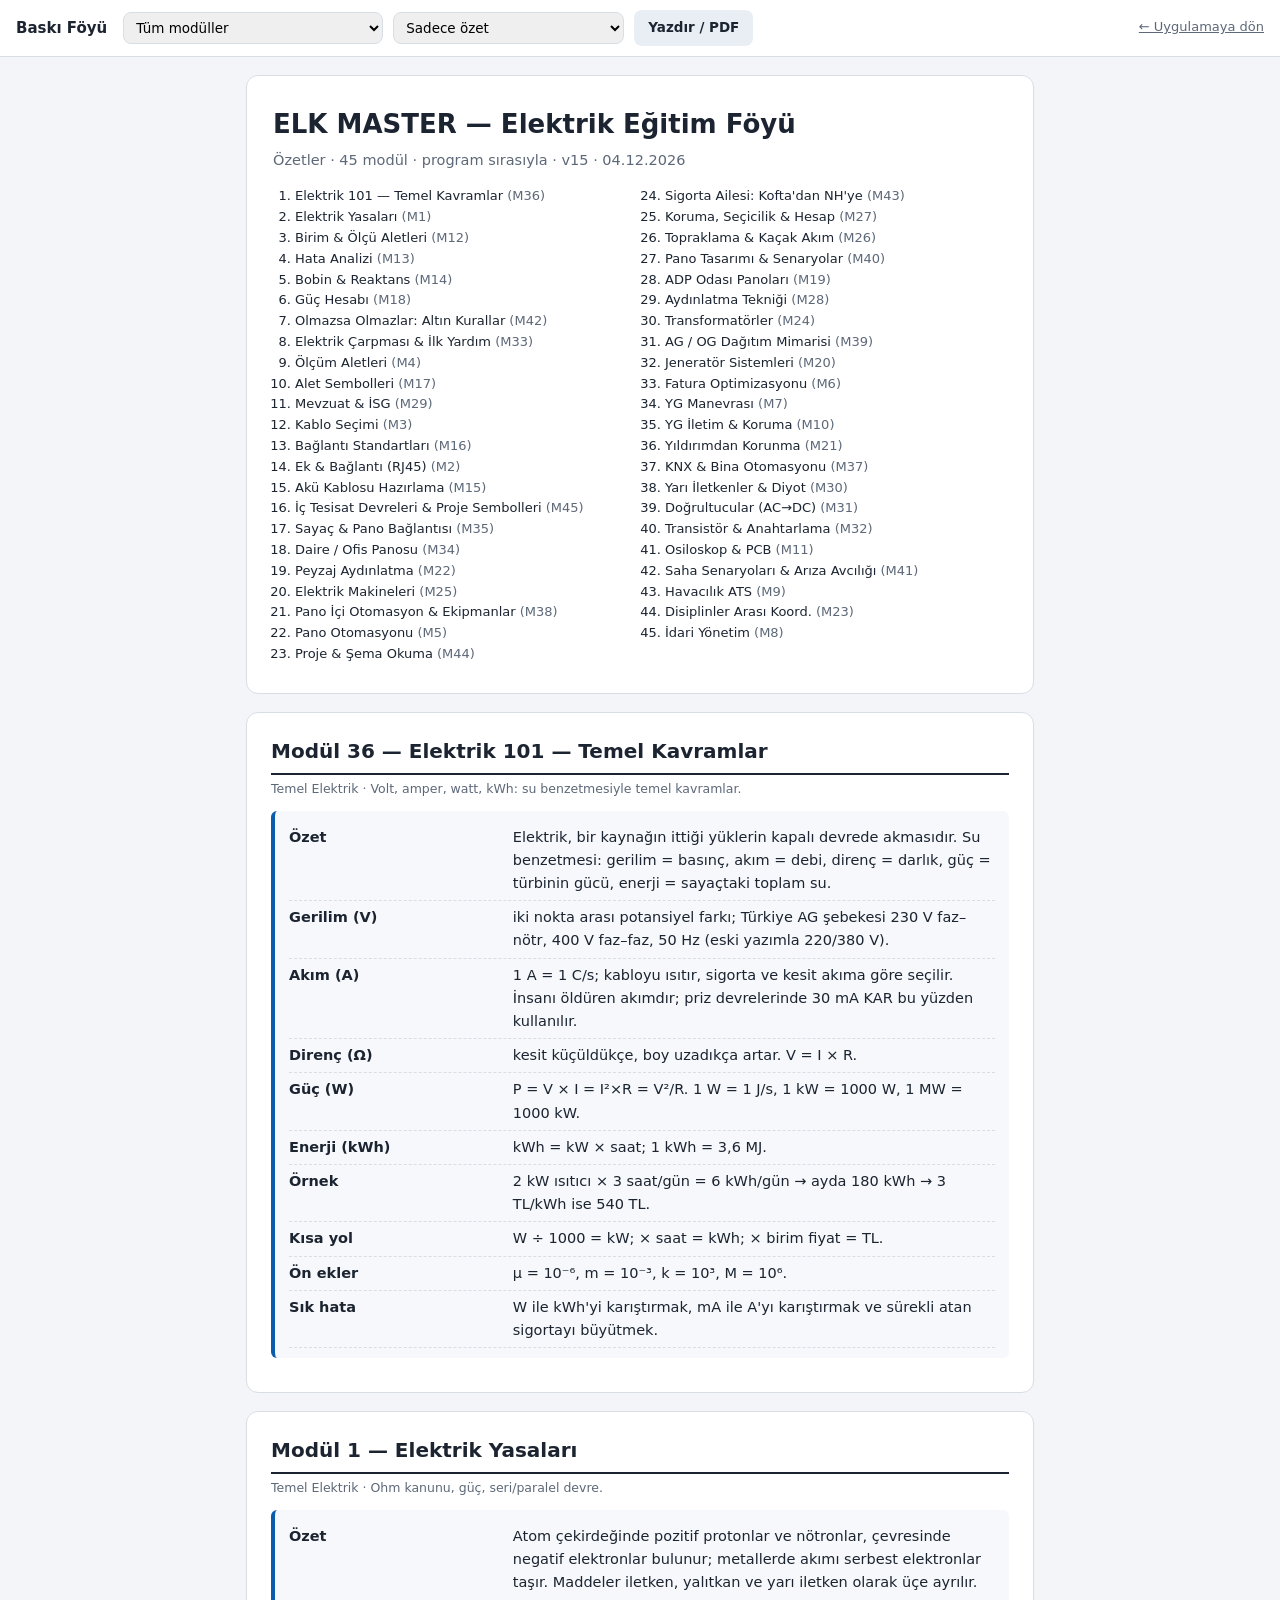
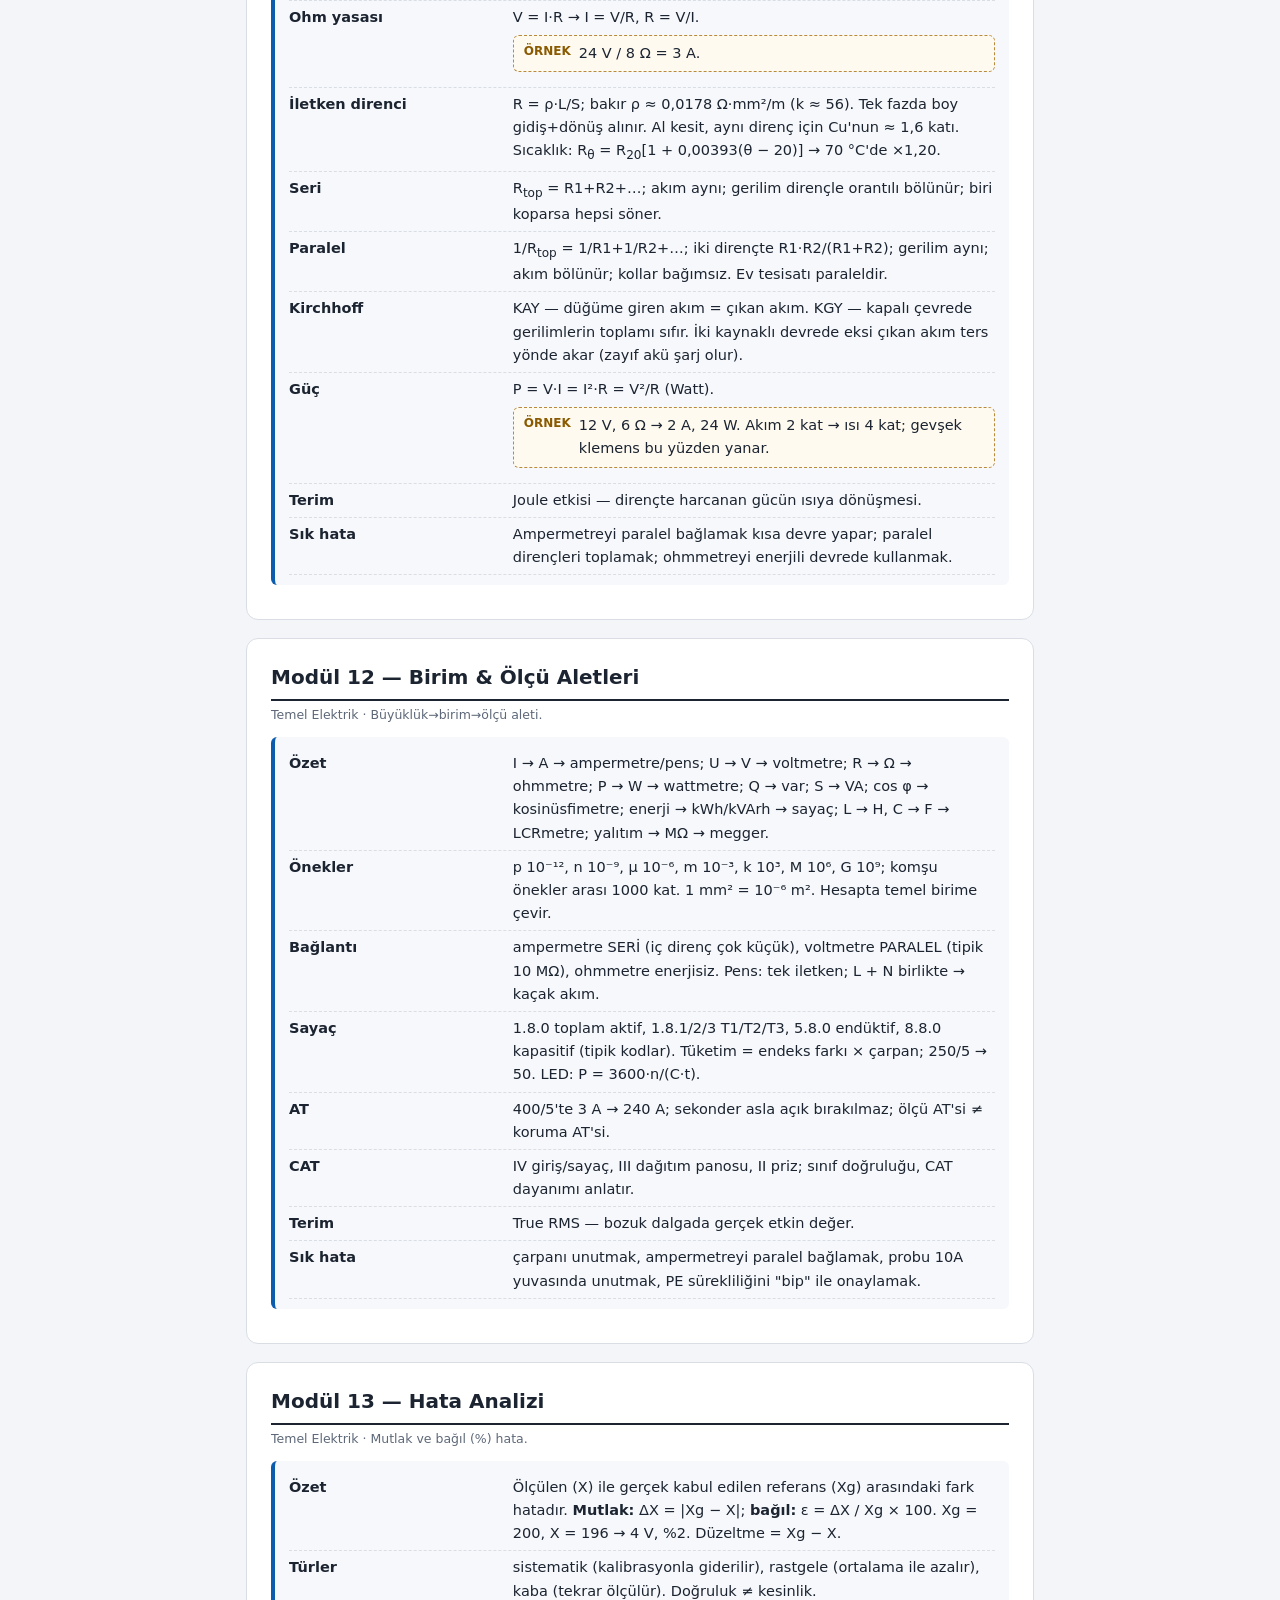
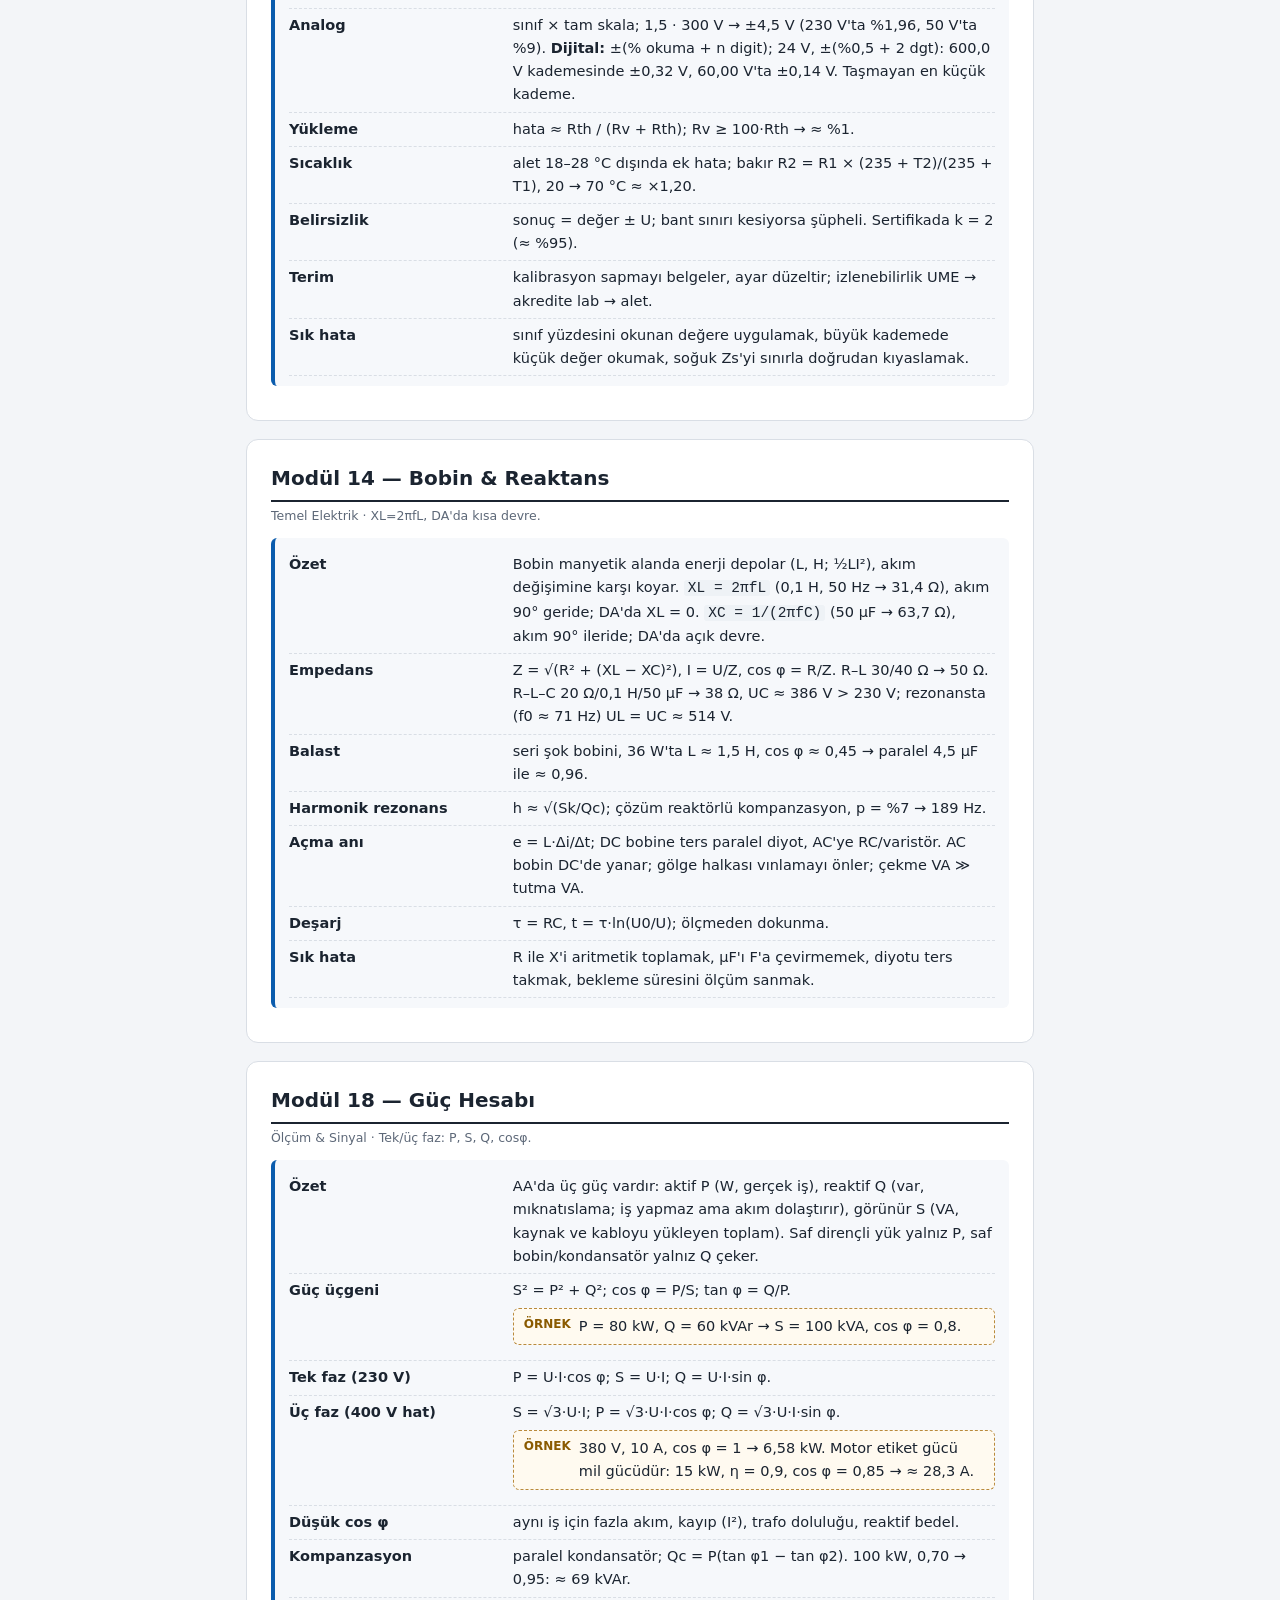
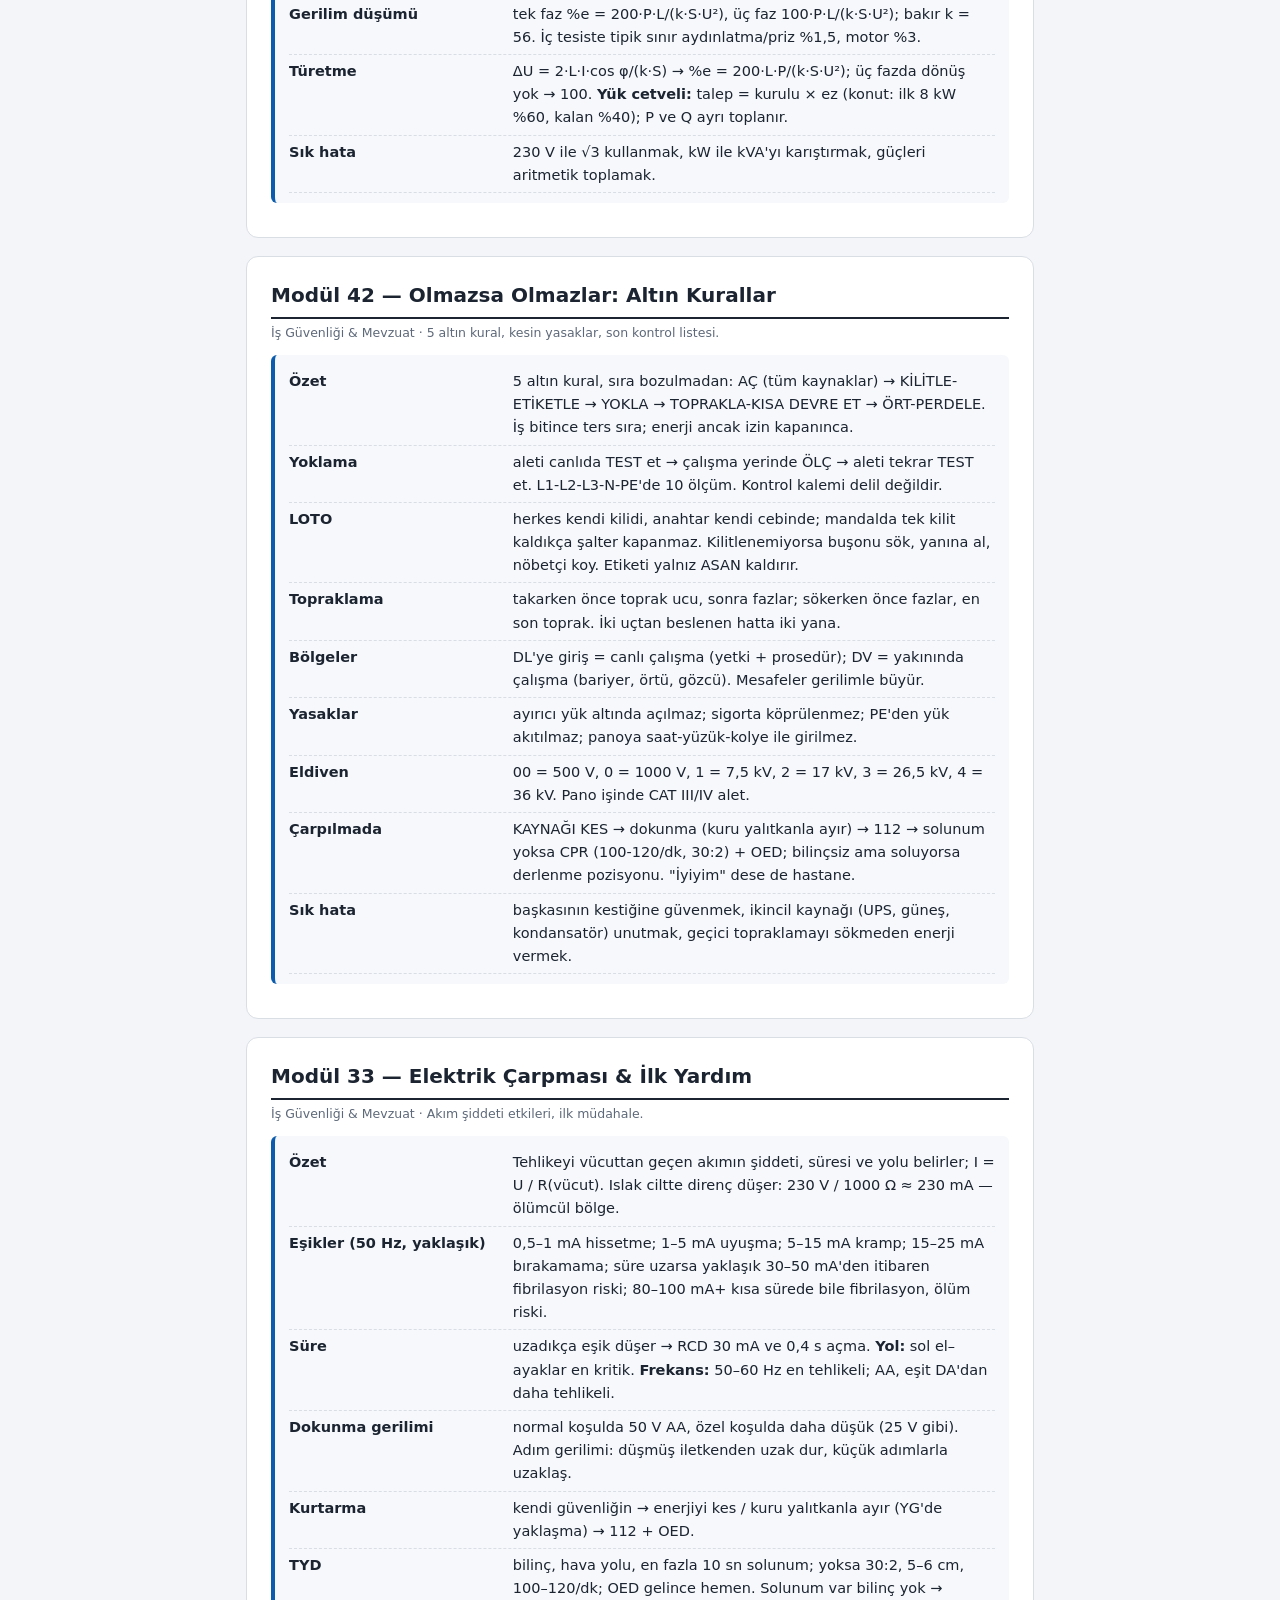
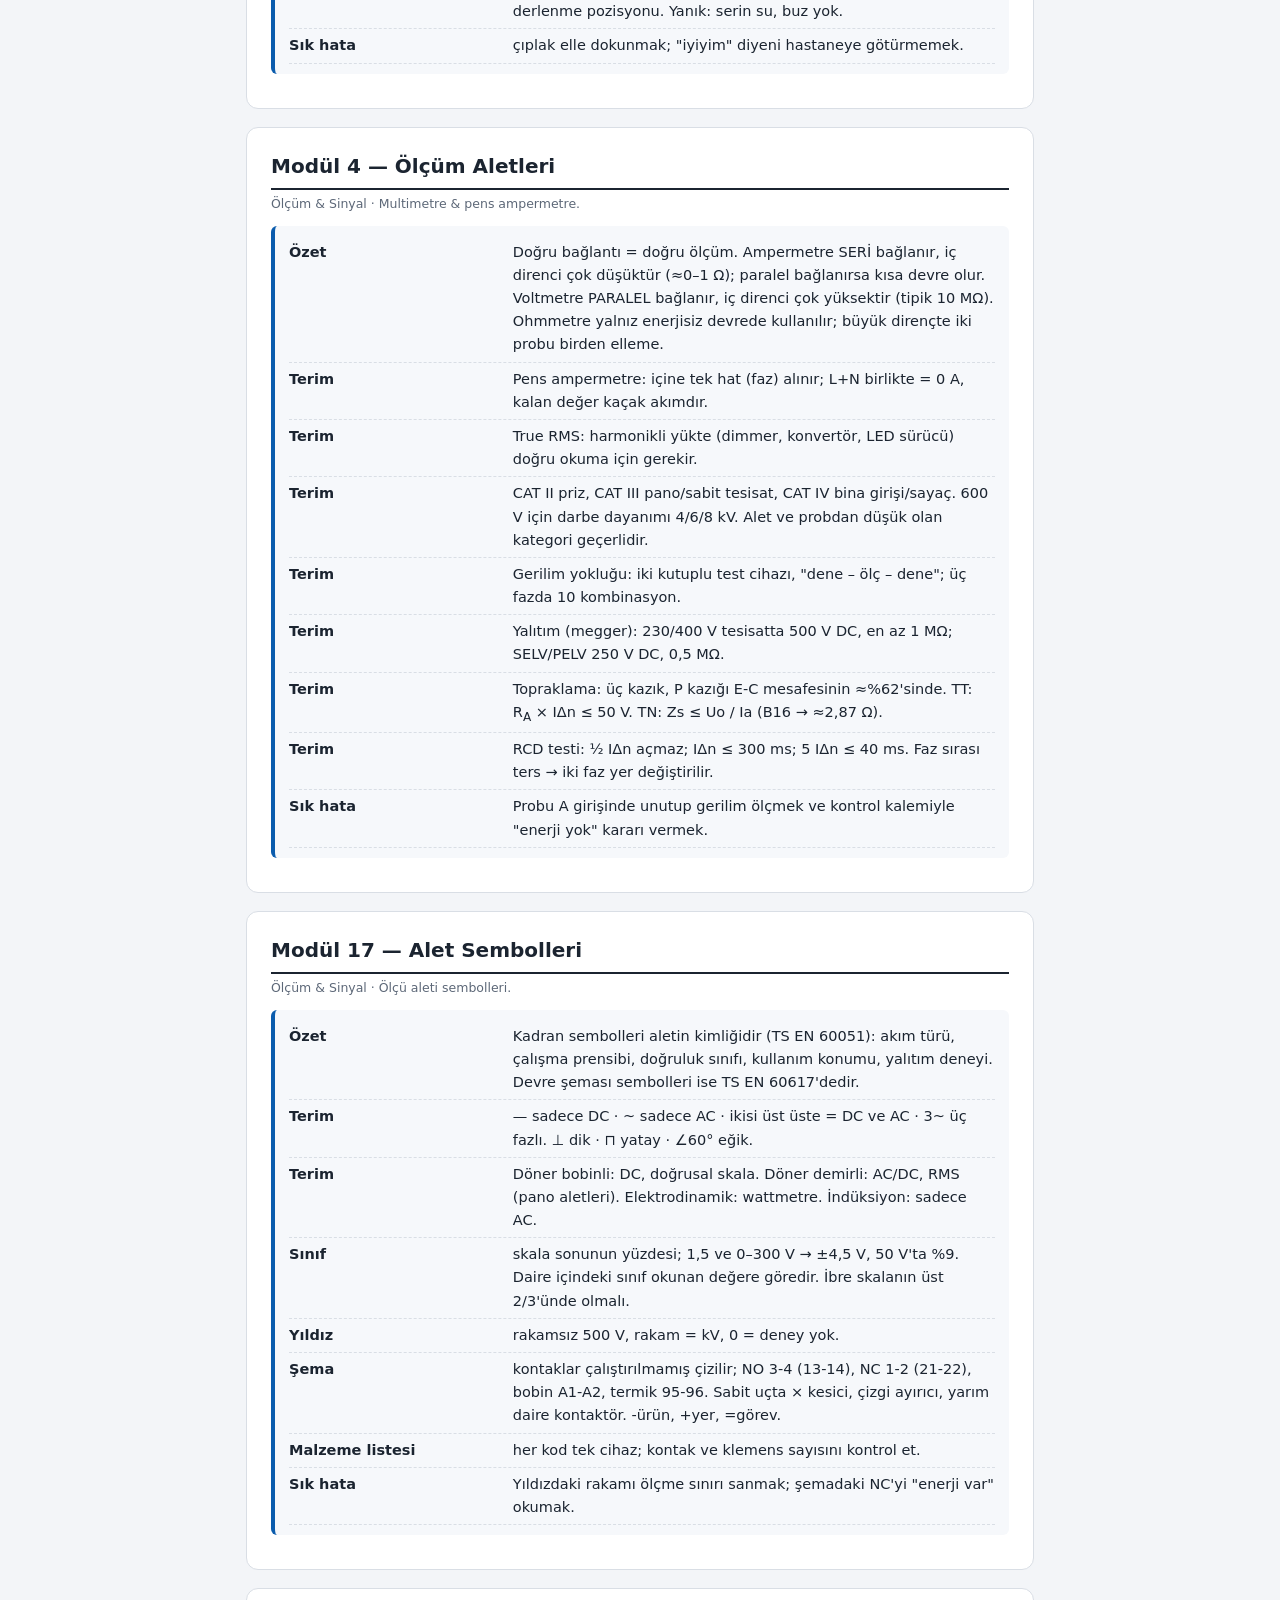
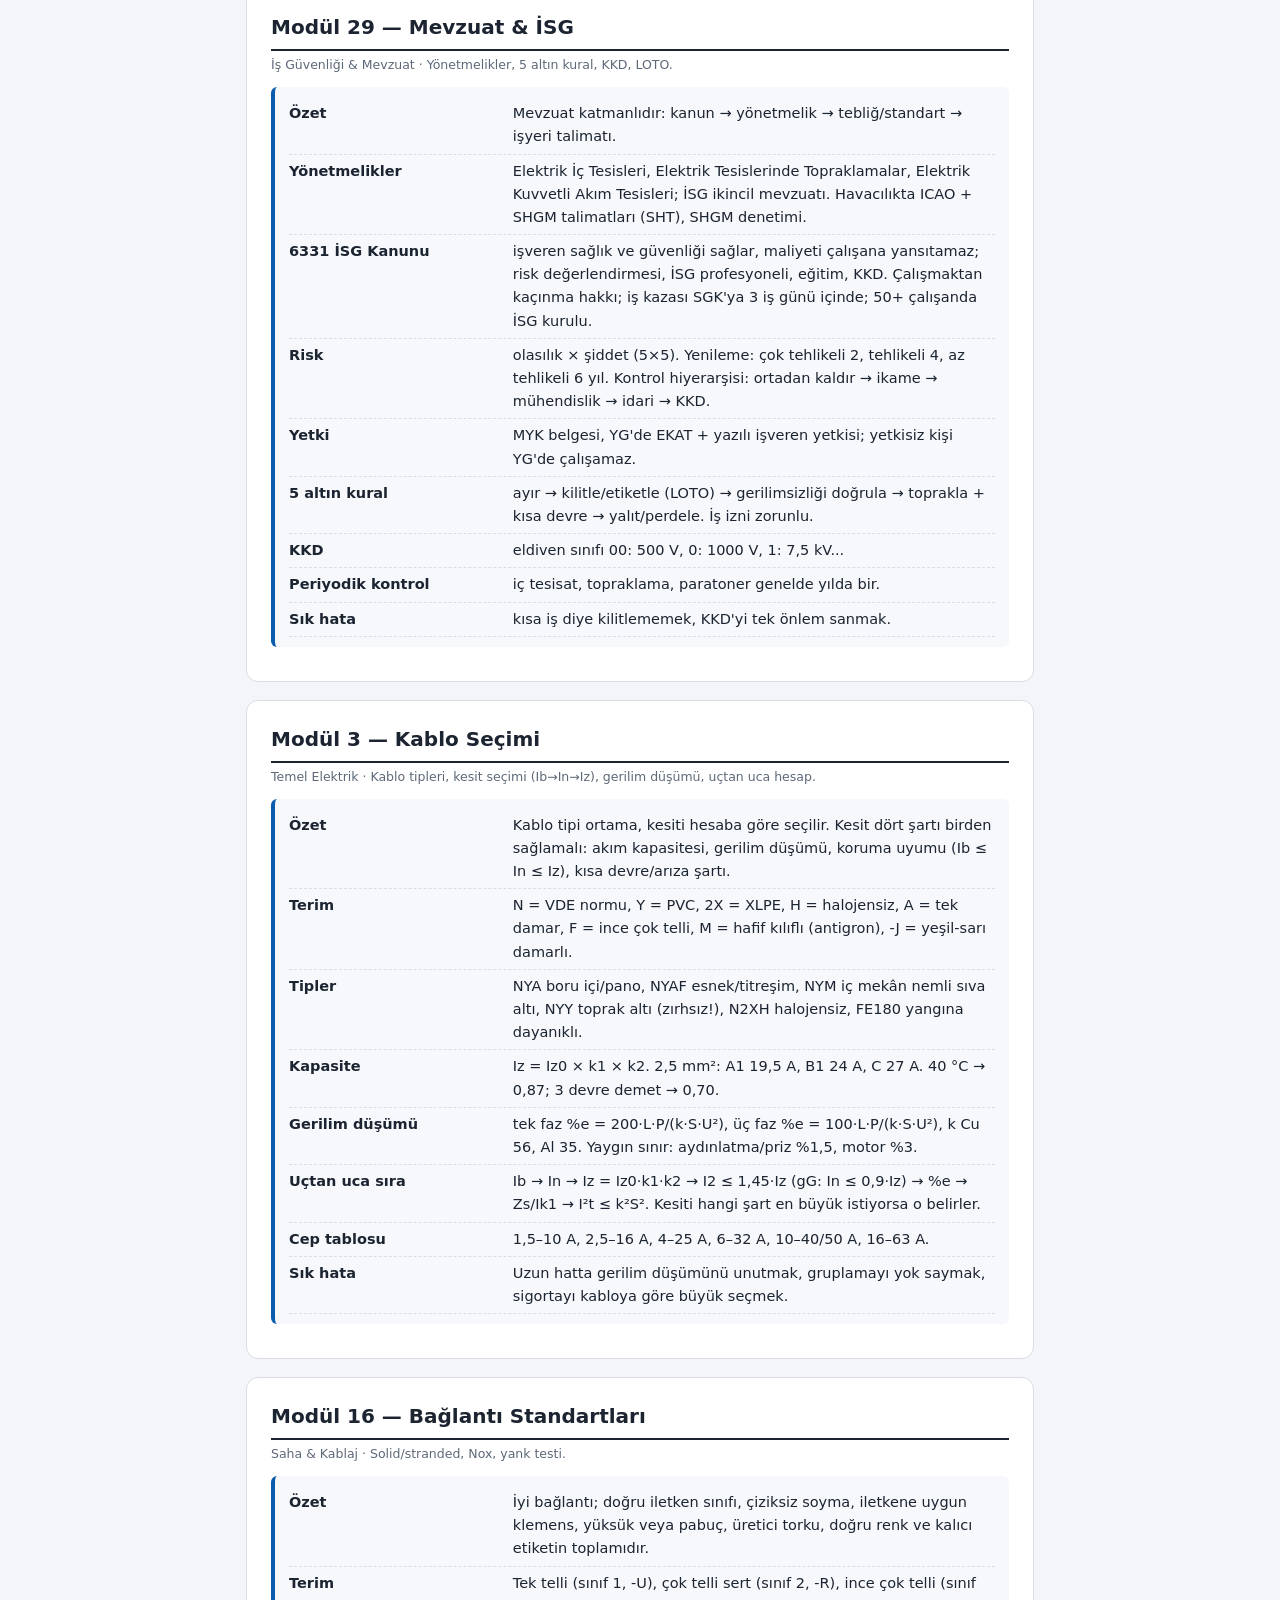
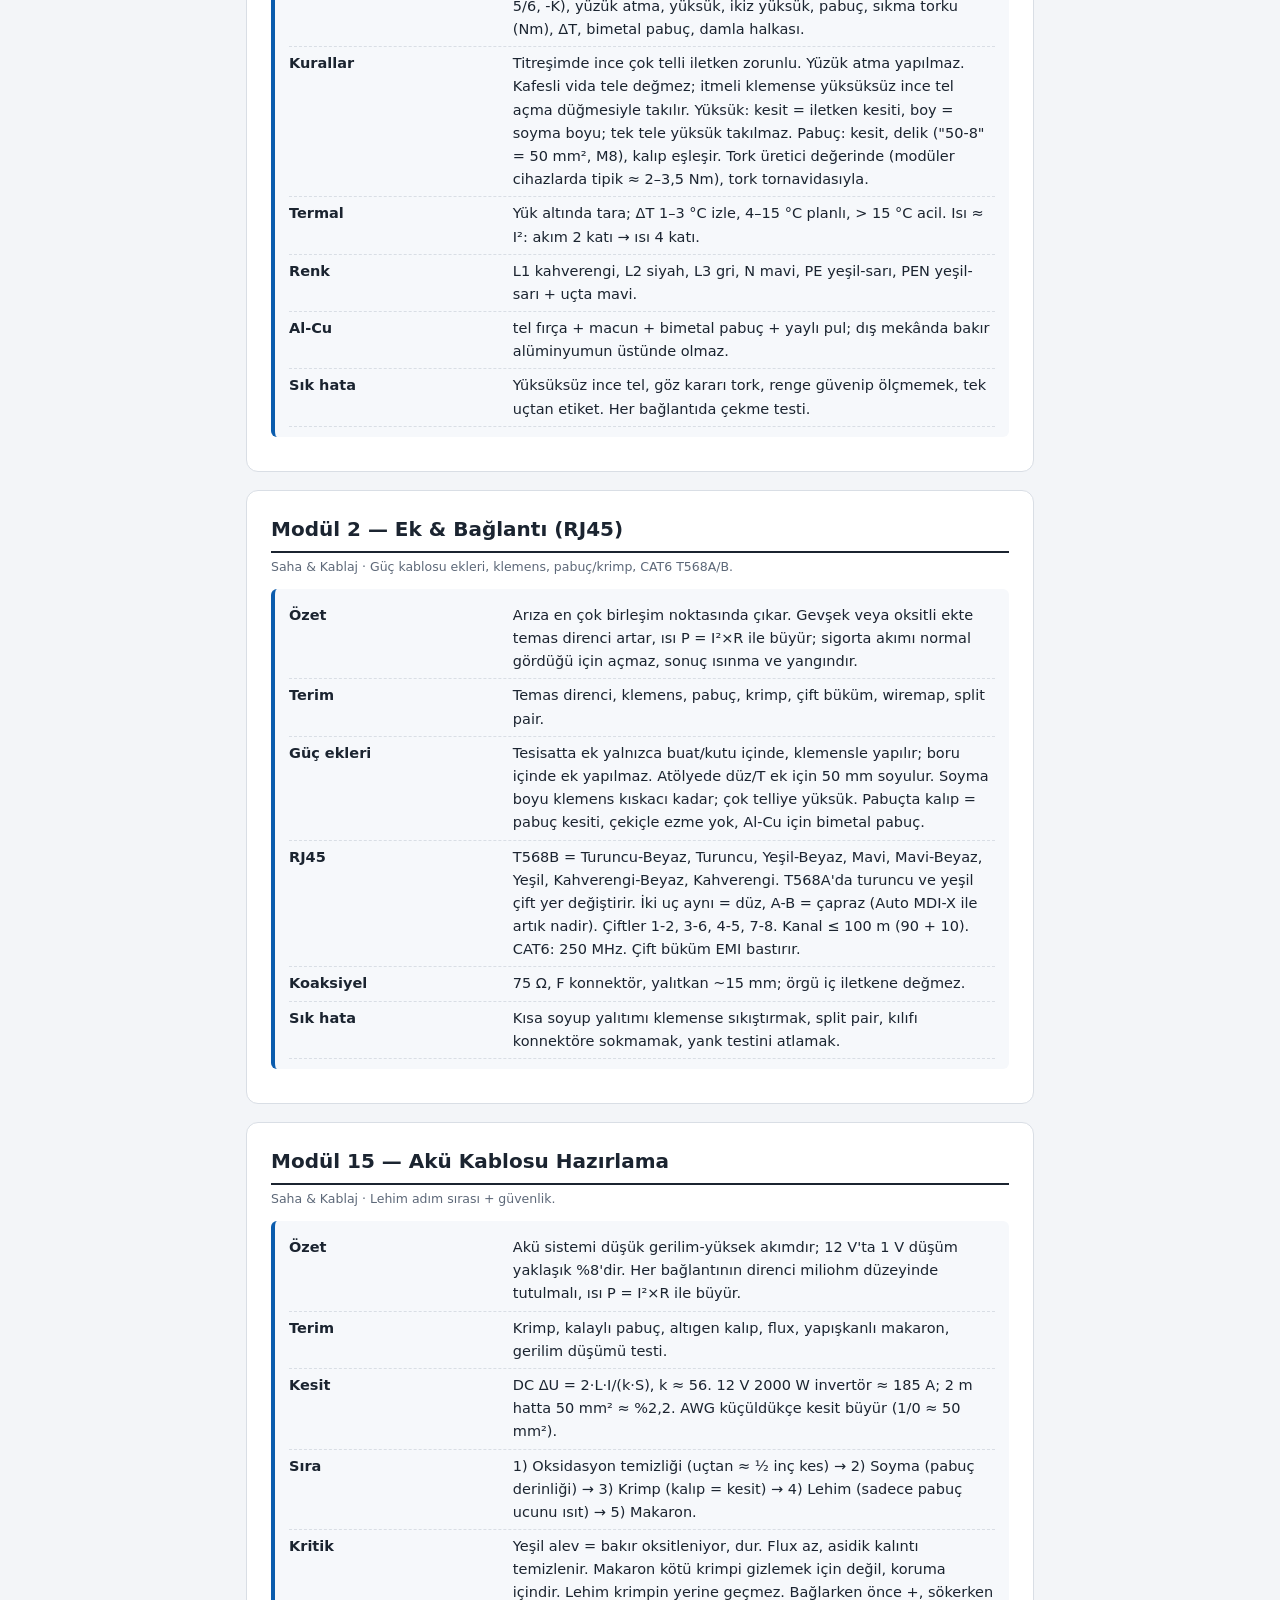
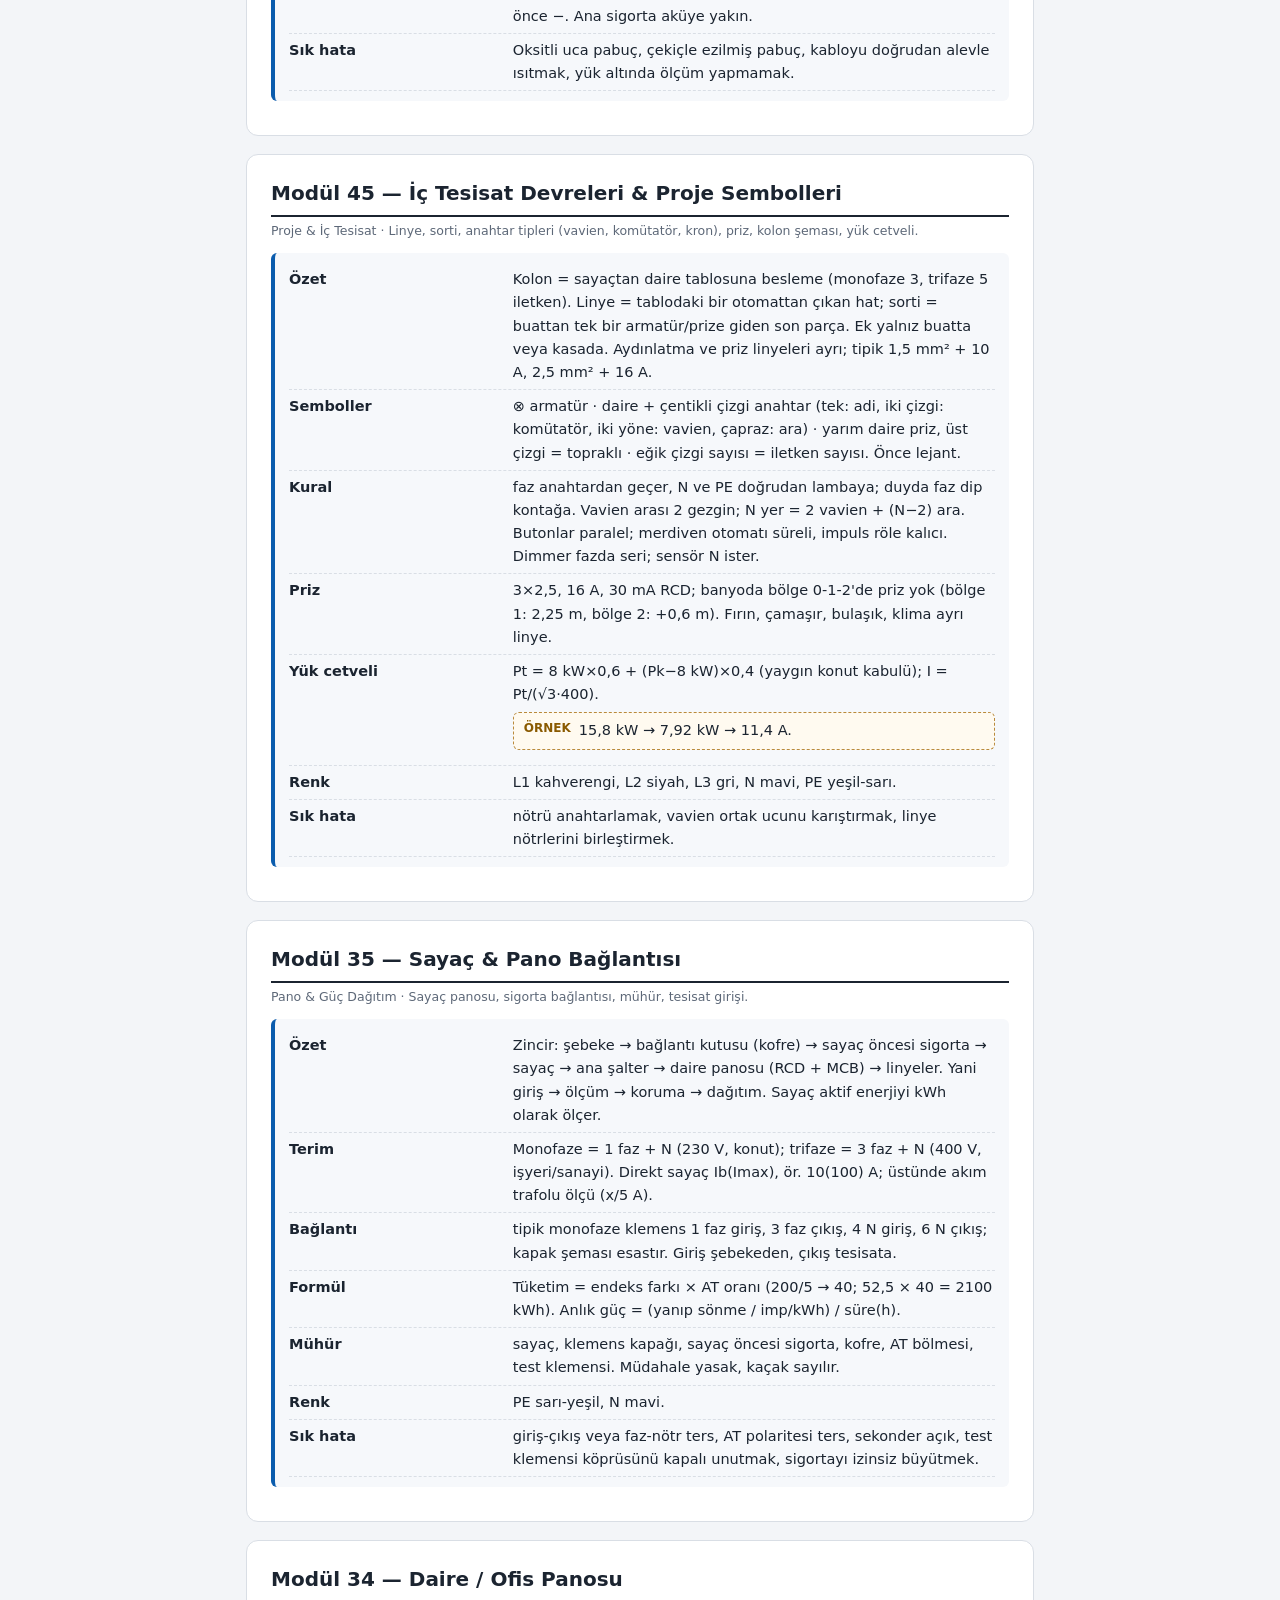
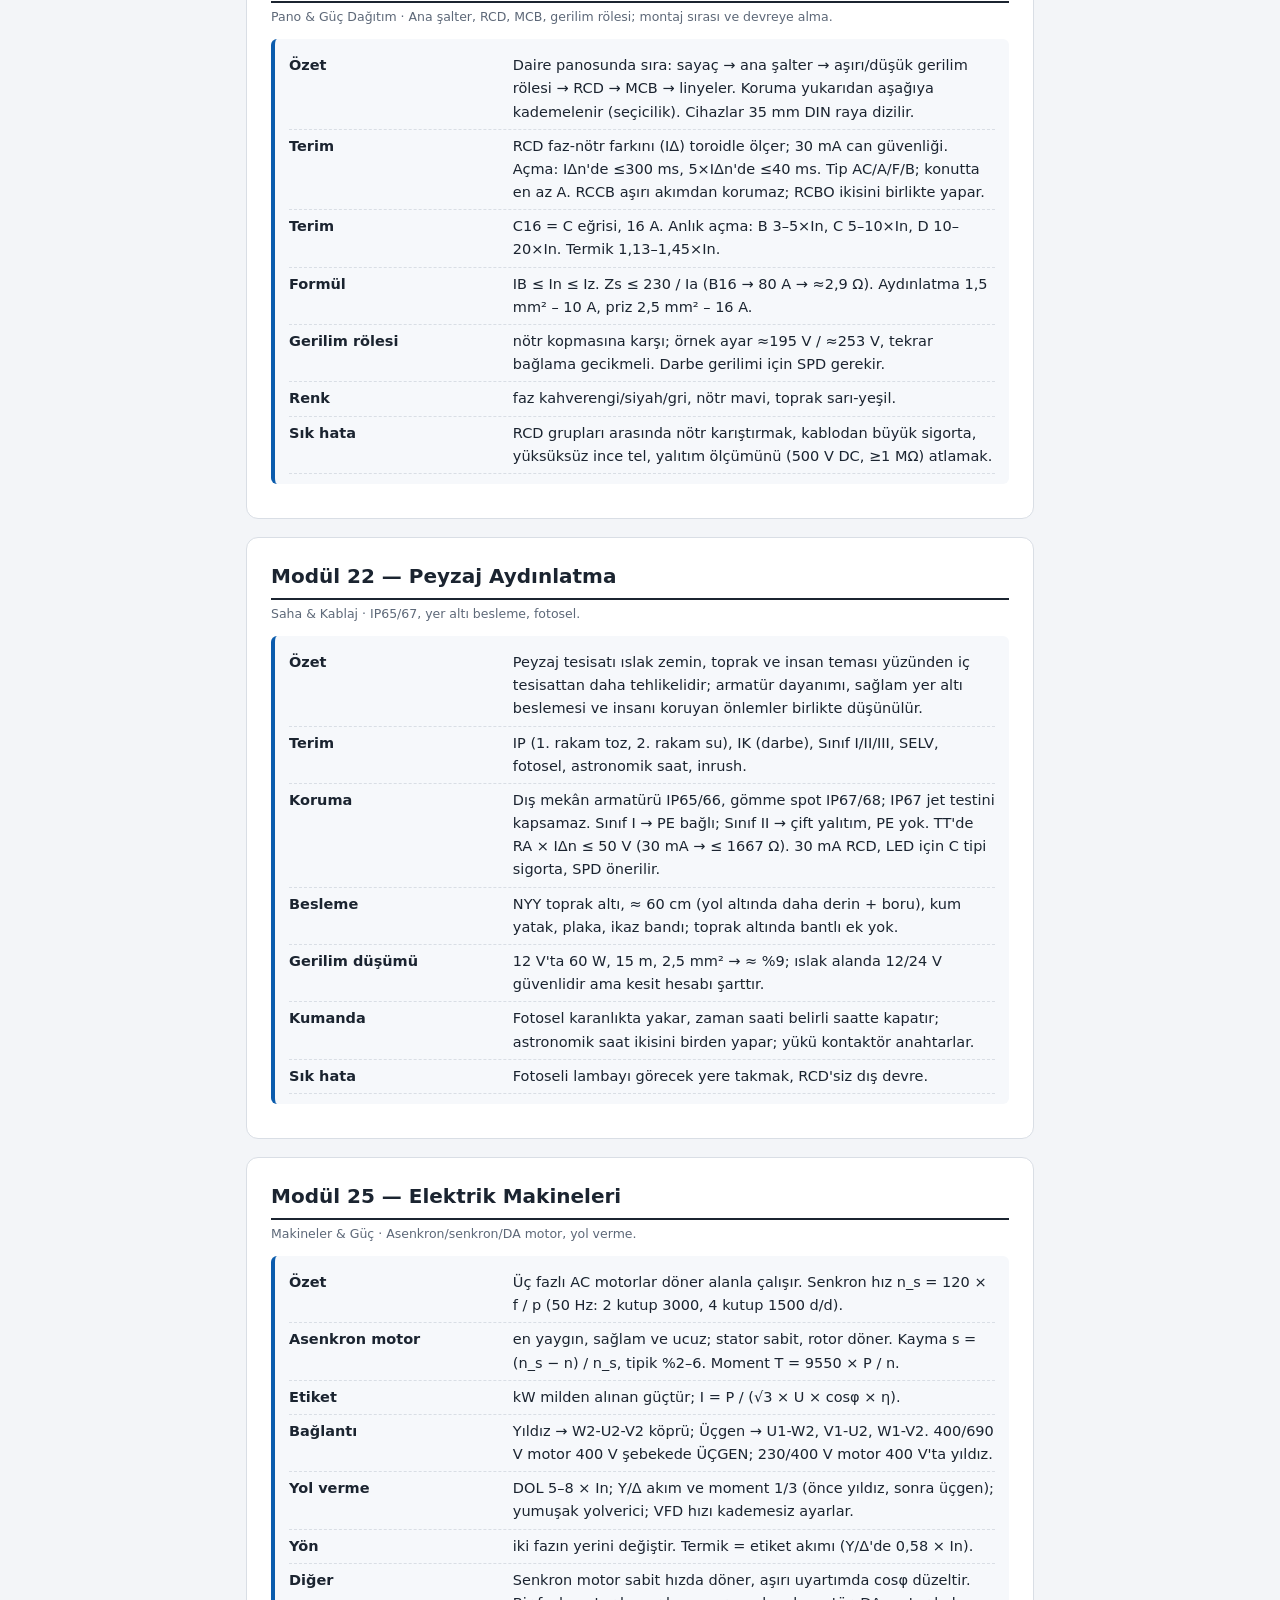
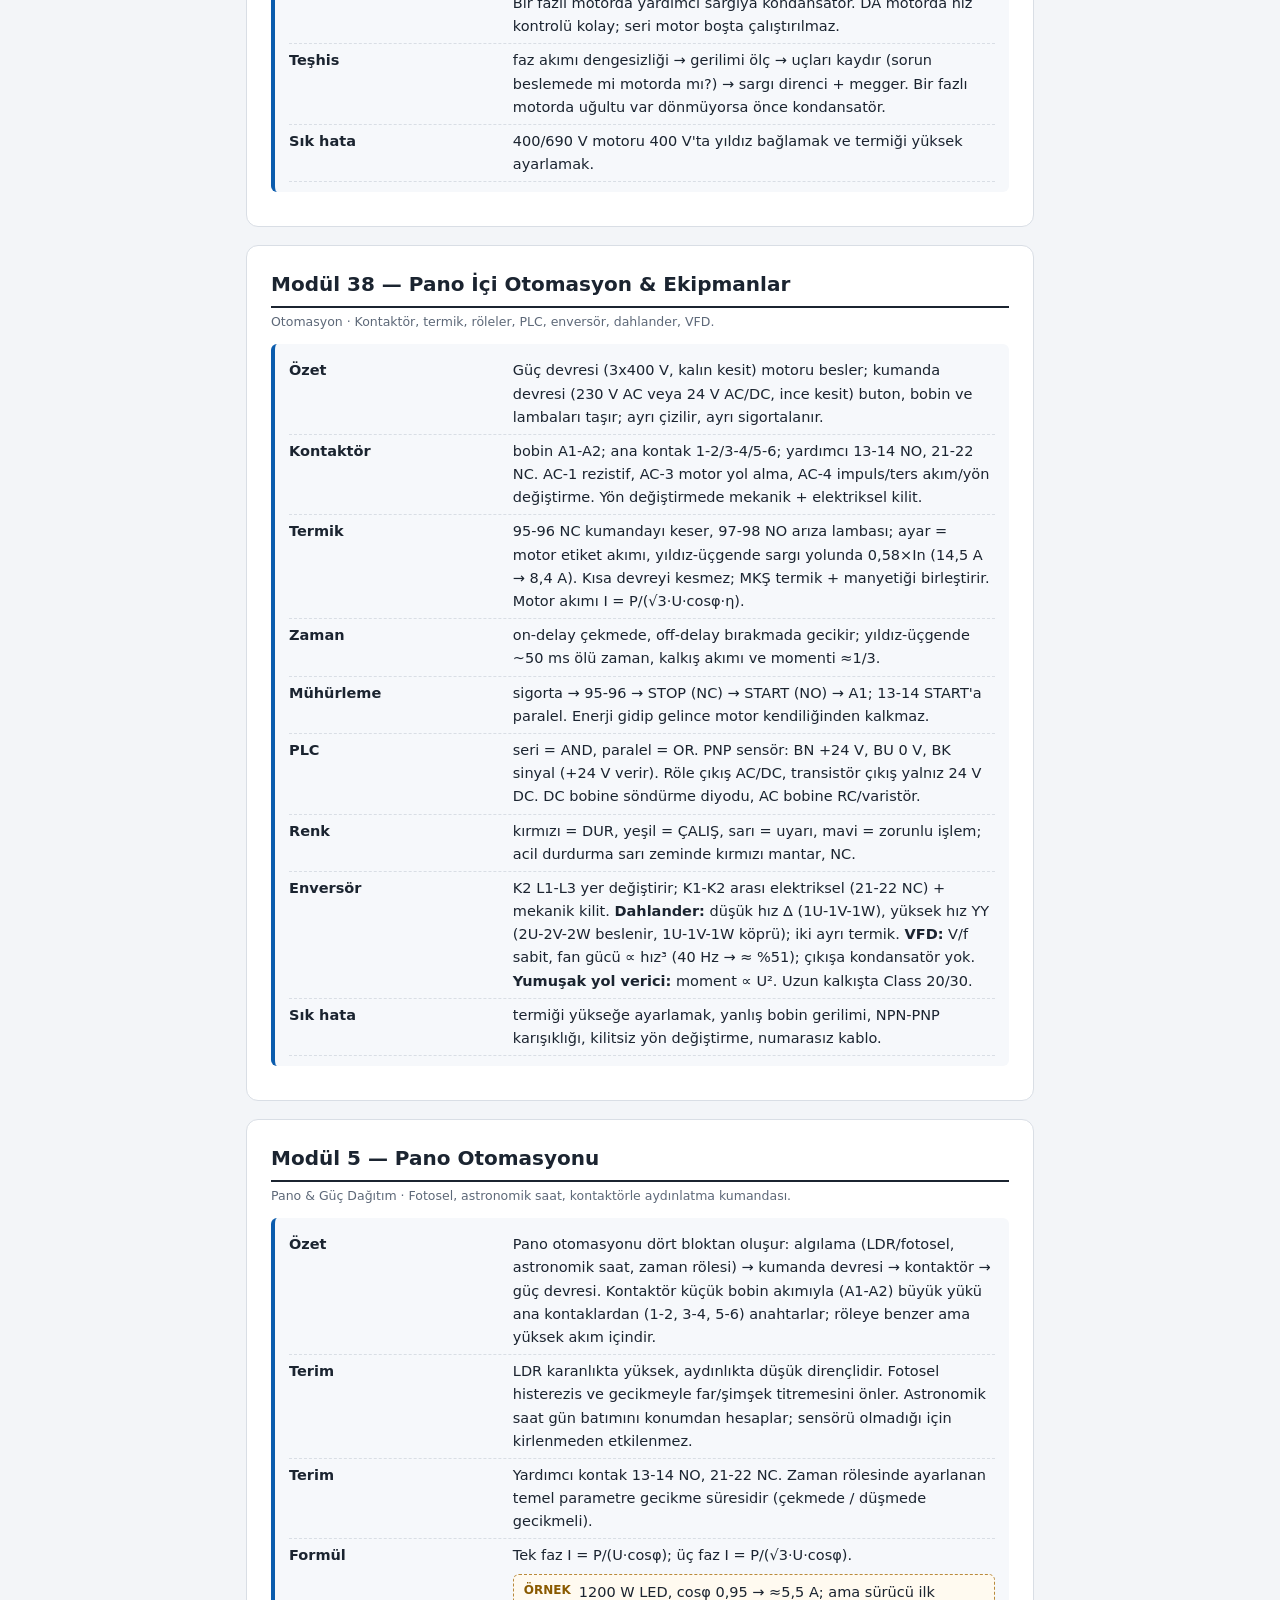
<file: foy.html>
<!DOCTYPE html>
<html lang="tr">
<head>
<meta charset="UTF-8">
<meta name="viewport" content="width=device-width, initial-scale=1.0">
<title>ELK MASTER — Baskı Föyü</title>
<style>
  :root{--ink:#1b2430;--soft:#5d6878;--line:#d9dee5;--acc:#0b5cad;--paper:#fff;--bg:#f3f5f8}
  *{box-sizing:border-box}
  body{margin:0;background:var(--bg);color:var(--ink);font-family:"Segoe UI",system-ui,Arial,sans-serif;font-size:14.5px;line-height:1.6}
  .bar{position:sticky;top:0;z-index:5;background:#fff;border-bottom:1px solid var(--line);padding:10px 16px;display:flex;flex-wrap:wrap;gap:10px;align-items:center}
  .bar b{font-size:15px;margin-right:6px}
  .bar select,.bar button,.bar label{font:inherit;font-size:13.5px}
  .bar select{padding:6px 8px;border:1px solid var(--line);border-radius:8px;max-width:260px}
  .bar button{padding:7px 14px;border:0;border-radius:8px;background:var(--acc);color:#fff;font-weight:700;cursor:pointer}
  .bar button.ghost{background:#e9eef4;color:var(--ink)}
  .bar label{display:flex;gap:5px;align-items:center;color:var(--soft)}
  .page{max-width:820px;margin:18px auto;padding:0 16px 60px}
  .kapak{background:#fff;border:1px solid var(--line);border-radius:12px;padding:28px 26px;margin-bottom:18px}
  .kapak h1{margin:0 0 4px;font-size:26px}
  .kapak .s{color:var(--soft)}
  .kapak ol{columns:2;column-gap:28px;margin:14px 0 0;padding-left:22px;font-size:13px}
  .mod{background:var(--paper);border:1px solid var(--line);border-radius:12px;padding:22px 24px;margin:0 0 18px}
  .mod h2{margin:0;font-size:20px;border-bottom:2px solid var(--ink);padding-bottom:6px}
  .mod .kat{color:var(--soft);font-size:12.5px;margin:4px 0 12px}
  .mod h3{font-size:15.5px;margin:18px 0 6px;color:#0f2c4d}
  .ozet{background:#f6f8fb;border-left:4px solid var(--acc);padding:10px 14px;border-radius:6px;margin:8px 0 12px}
  .mod table{border-collapse:collapse;width:100%;font-size:12.5px;margin:8px 0}
  .mod th,.mod td{border:1px solid var(--line);padding:5px 7px;text-align:left;vertical-align:top}
  .mod th{background:#eef2f6}
  .sema{border:1px solid var(--line);border-radius:8px;margin:10px 0;padding:8px;break-inside:avoid;page-break-inside:avoid}
  .sema .sb{font-size:12.5px;font-weight:700;margin:0 0 6px;color:#0f2c4d}
  .sema svg{width:100%;height:auto;display:block;}
  .semalar{display:grid;grid-template-columns:1fr 1fr;gap:10px}
  .semalar .sema{margin:0}
  .ornek{border:1px dashed #b98a3c;background:#fffaf0;padding:6px 10px;border-radius:6px;margin:6px 0}
  .muted{color:var(--soft)}
  .secbox{margin:0 0 6px}
  .sechead{font-size:15.5px;margin:18px 0 8px;padding-bottom:4px;border-bottom:1.5px solid var(--ink);display:flex;gap:8px}
  .secno{color:var(--acc);font-weight:800}
  .para{margin:0 0 8px}
  .defrow{display:grid;grid-template-columns:30% 1fr;gap:2px 12px;padding:5px 0;border-bottom:1px dashed var(--line);break-inside:avoid}
  .defterm{font-weight:700}
  .bulcard{margin:4px 0 10px;padding-left:20px}
  .exline{display:flex;gap:8px;border:1px dashed #b98a3c;background:#fffaf0;padding:6px 10px;border-radius:6px;margin:6px 0 10px;break-inside:avoid}
  .ex-ic{font-size:9pt;font-weight:800;color:#8a5a00}
  .alertbox{border-left:3px solid #a15c00;padding:6px 10px;margin:8px 0;background:#fff7ea;break-inside:avoid}
  .alertbox.ab-danger{border-color:#b3261e;background:#fdf0ef}
  .alertbox.ab-tip{border-color:#1e7b3c;background:#eef7f0}
  .alertbox.ab-field{border-color:#0b5cad;background:#eef4fb}
  .tblwrap{margin:8px 0}
  .figwrap{border:1px solid var(--line);border-radius:8px;margin:10px 0;padding:6px;break-inside:avoid}
  .fighead{font-size:12.5px;font-weight:700;margin:0 0 6px;color:#0f2c4d}
  .figwrap figure{margin:0}
  .figwrap svg{width:100%;height:auto;display:block;max-width:150mm;margin:0 auto}
  .fml{font-family:Consolas,monospace;background:#eef2f6;padding:0 4px;border-radius:3px}
  .toparla{border:1.5px solid var(--ink);border-radius:8px;padding:10px 14px;margin:14px 0 0;break-inside:avoid}
  .cevap{font-size:12.5px;color:#4b5563;border-top:1px dashed #cbd5e1;margin-top:12px;padding-top:6px}
  .toparla-h{font-weight:800;font-size:11px;letter-spacing:.8px;text-transform:uppercase;margin-bottom:4px}
  @media (max-width:640px){.semalar{grid-template-columns:1fr}.kapak ol{columns:1}}
  @media print{
    @page{size:A4;margin:14mm 12mm 16mm;@bottom-center{content:"ELK MASTER · " counter(page);font-size:8pt;color:#666}}
    body{background:#fff;font-size:10.5pt;line-height:1.45}
    .bar{display:none}
    .page{max-width:none;margin:0;padding:0}
    .kapak,.mod{border:0;padding:0;margin:0;border-radius:0}
    .kapak{page-break-after:always}
    .mod{break-inside:auto;margin-bottom:8mm;padding-top:4mm;border-top:1.5pt solid #222}
    body.tam .mod{page-break-before:always;border-top:0}
    .mod h2,.mod .kat{break-after:avoid}
    .sema{break-inside:avoid}
    .ozet{background:#fff;border:1px solid #999;border-left:4px solid #333}
    .mod h3{page-break-after:avoid}
    a{color:inherit;text-decoration:none}
    .semalar{grid-template-columns:1fr}
    .sema svg{max-width:140mm;margin:0 auto}
  }
</style>
</head>
<body>
<div class="bar">
  <b>Baskı Föyü</b>
  <select id="modSec" onchange="ciz()"></select>
  <select id="tur" onchange="ciz()">
    <option value="dersler">30 dk dersler (yokla cevaplı)</option>
    <option value="ozet">Özet + şemalar (kısa)</option>
    <option value="tam">Tam teori (uzun)</option>
    <option value="yalnizozet">Sadece özet</option>
  </select>
  <button class="ghost" onclick="window.print()">Yazdır / PDF</button>
  <a href="index.html" class="muted" style="margin-left:auto;font-size:13px">← Uygulamaya dön</a>
</div>
<div class="page" id="out"></div>

<script>var ELK_ICERIK={}, ELK_DERS={};</script>
<script src="js/veri.js"></script>
<script src="js/elk.js"></script>
<script src="icerik/m01.js"></script>
<script src="icerik/m02.js"></script>
<script src="icerik/m03.js"></script>
<script src="icerik/m04.js"></script>
<script src="icerik/m05.js"></script>
<script src="icerik/m06.js"></script>
<script src="icerik/m07.js"></script>
<script src="icerik/m08.js"></script>
<script src="icerik/m09.js"></script>
<script src="icerik/m10.js"></script>
<script src="icerik/m11.js"></script>
<script src="icerik/m12.js"></script>
<script src="icerik/m13.js"></script>
<script src="icerik/m14.js"></script>
<script src="icerik/m15.js"></script>
<script src="icerik/m16.js"></script>
<script src="icerik/m17.js"></script>
<script src="icerik/m18.js"></script>
<script src="icerik/m19.js"></script>
<script src="icerik/m20.js"></script>
<script src="icerik/m21.js"></script>
<script src="icerik/m22.js"></script>
<script src="icerik/m23.js"></script>
<script src="icerik/m24.js"></script>
<script src="icerik/m25.js"></script>
<script src="icerik/m26.js"></script>
<script src="icerik/m27.js"></script>
<script src="icerik/m28.js"></script>
<script src="icerik/m29.js"></script>
<script src="icerik/m30.js"></script>
<script src="icerik/m31.js"></script>
<script src="icerik/m32.js"></script>
<script src="icerik/m33.js"></script>
<script src="icerik/m34.js"></script>
<script src="icerik/m35.js"></script>
<script src="icerik/m36.js"></script>
<script src="icerik/m37.js"></script>
<script src="icerik/m38.js"></script>
<script src="icerik/m39.js"></script>
<script src="icerik/m40.js"></script>
<script src="icerik/m41.js"></script>
<script src="icerik/m42.js"></script>
<script src="icerik/m43.js"></script>
<script src="icerik/m44.js"></script>
<script src="icerik/m45.js"></script>
<script src="dersler/d01.js"></script>
<script src="dersler/d02.js"></script>
<script src="dersler/d03.js"></script>
<script src="dersler/d04.js"></script>
<script src="dersler/d05.js"></script>
<script src="dersler/d06.js"></script>
<script src="dersler/d07.js"></script>
<script src="dersler/d08.js"></script>
<script src="dersler/d09.js"></script>
<script src="dersler/d10.js"></script>
<script src="dersler/d11.js"></script>
<script src="dersler/d12.js"></script>
<script src="dersler/d13.js"></script>
<script src="dersler/d14.js"></script>
<script src="dersler/d15.js"></script>
<script src="dersler/d16.js"></script>
<script src="dersler/d17.js"></script>
<script src="dersler/d18.js"></script>
<script src="dersler/d19.js"></script>
<script src="dersler/d20.js"></script>
<script src="dersler/d21.js"></script>
<script src="dersler/d22.js"></script>
<script src="dersler/d23.js"></script>
<script src="dersler/d24.js"></script>
<script src="dersler/d25.js"></script>
<script src="dersler/d26.js"></script>
<script src="dersler/d27.js"></script>
<script src="dersler/d28.js"></script>
<script src="dersler/d29.js"></script>
<script src="dersler/d30.js"></script>
<script src="dersler/d31.js"></script>
<script src="dersler/d32.js"></script>
<script src="dersler/d33.js"></script>
<script src="dersler/d34.js"></script>
<script src="dersler/d35.js"></script>
<script src="dersler/d36.js"></script>
<script src="dersler/d37.js"></script>
<script src="dersler/d38.js"></script>
<script src="dersler/d39.js"></script>
<script src="dersler/d40.js"></script>
<script>
(function(){ for(var k in ELK_ICERIK){ var c=ELK_ICERIK[k]; if(c.teori) TEORI[+k]=c.teori.replace(/🔎\s*/g,''); if(c.ozet) FOY[+k]=c.ozet; } })();

/* Program sırasına göre modüller (Saha Programı aşamaları), kalanlar sona */
function sirali(){
  var ids=[]; (typeof PROGRAM!=='undefined'?PROGRAM:[]).forEach(function(a){a.mods.forEach(function(i){ if(ids.indexOf(i)<0 && MODS.some(function(m){return m.id===i;})) ids.push(i); });});
  MODS.forEach(function(m){ if(ids.indexOf(m.id)<0) ids.push(m.id); });
  return ids.map(function(i){return MODS.find(function(m){return m.id===i;});});
}
function temizBaslik(s){ return s.replace(/<[^>]*>/g,'').replace(/^\s*(🔹\s*)?\d+\s*[).]\s*/,'').trim(); }

/* Teori metnini baskı düzenine çevir */
function teoriBaski(t,id){
  var h=icerikSusle(t,id).replace(/<nav class="tocbar">[\s\S]*?<\/nav>/,'');
  return h.replace(/<img[^>]*>/g,'');
}
function semalar(t){
  var out=[], re=/<div class="figwrap[^"]*"><div class="fighead">🔎\s*([\s\S]*?)<\/div>\s*<figure[^>]*>([\s\S]*?)<\/figure><\/div>/g, m;
  while((m=re.exec(t))) out.push('<div class="sema"><div class="sb">'+m[1].replace(/🔎\s*/g,'')+'</div>'+m[2]+'</div>');
  return out;
}
function modHTML(m,tur){
  var kat=(CATS[m.cat]||{}).n||'';
  var h='<section class="mod" id="m'+m.id+'"><h2>Modül '+m.id+' — '+m.t+'</h2><div class="kat">'+kat+' · '+m.d+'</div>';
  if(tur!=='tam') h+='<div class="ozet">'+foySusle(FOY[m.id]||'')+'</div>';
  if(tur==='ozet'){ var s=semalar(TEORI[m.id]||''); if(s.length) h+='<h3>Şemalar</h3><div class="semalar">'+s.join('')+'</div>'; }
  if(tur==='tam'){ h+=teoriBaski(TEORI[m.id]||'',m.id); if(FOY[m.id]) h+='<div class="toparla"><div class="toparla-h">Toparlama</div>'+foySusle(FOY[m.id])+'</div>'; }
  return h+'</section>';
}
function ciz(){
  var sec=document.getElementById('modSec').value, tur=document.getElementById('tur').value, liste=sirali();
  var h='';
  if(tur==='dersler'){
    var nos=Object.keys(ELK_DERS).map(Number).sort(function(a,b){return a-b;});
    h+='<div class="kapak"><h1>ELK MASTER — 30 dakikalık dersler</h1><div class="s">'+nos.length+' ders · 8 hafta · v16 · '+new Date().toLocaleDateString('tr-TR')+'</div><ol>'+nos.map(function(n){return '<li>'+ELK_DERS[n].baslik+'</li>';}).join('')+'</ol></div>';
    nos.forEach(function(n){ var d=ELK_DERS[n];
      h+='<section class="mod" id="d'+n+'"><h2>Ders '+n+' — '+d.baslik+'</h2><div class="kat">'+d.hafta+'. hafta · ≈30 dk</div>';
      h+='<div class="ozet"><b>Bu dersten sonra:</b><ul>'+d.hedef.map(function(x){return '<li>'+x+'</li>';}).join('')+'</ul></div>';
      h+='<div class="alertbox"><b>Sahadan:</b> '+d.saha+'</div>';
      d.parcalar.forEach(function(p,k){ h+='<h3>'+(k+1)+'. '+p.baslik+'</h3><p>'+p.metin+'</p>'+(p.sema?'<div class="sema">'+p.sema+'</div>':'')+'<div class="toparla"><b>Akılda kalsın:</b> '+p.akilda+'</div>'; });
      h+='<h3>İşlenmiş örnek: '+d.ornek.baslik+'</h3><ol>'+d.ornek.adimlar.map(function(a){return '<li>'+a+'</li>';}).join('')+'</ol><div class="exline"><b>Sonuç:</b> '+d.ornek.sonuc+'</div>';
      h+='<h3>Kendini yokla</h3><ol>'+d.yokla.map(function(q){return '<li><b>'+q.s+'</b></li>';}).join('')+'</ol>';
      h+='<h3>Yarın sahada</h3><ul>'+d.sahada.map(function(x){return '<li>'+x+'</li>';}).join('')+'</ul>';
      h+='<div class="toparla"><div class="toparla-h">Özet</div><ul>'+d.ozet.map(function(x){return '<li>'+x+'</li>';}).join('')+'</ul></div>';
      h+='<div class="cevap"><b>Yokla cevapları:</b><ol>'+d.yokla.map(function(q){return '<li>'+q.c+'</li>';}).join('')+'</ol></div></section>';
    });
    document.getElementById('out').innerHTML=h; document.body.classList.add('tam'); try{ history.replaceState(null,'','#hepsi-dersler'); }catch(e){} return;
  }
  if(sec==='hepsi'){
    h+='<div class="kapak"><h1>ELK MASTER — Elektrik Eğitim Föyü</h1><div class="s">'+
      (tur==='tam'?'Tam teori':tur==='ozet'?'Özet + şemalar':'Özetler')+' · '+liste.length+' modül · program sırasıyla · v15 · '+new Date().toLocaleDateString('tr-TR')+'</div><ol>'+
      liste.map(function(m){return '<li>'+m.t+' <span class="muted">(M'+m.id+')</span></li>';}).join('')+'</ol></div>';
    liste.forEach(function(m){ h+=modHTML(m,tur); });
  } else h+=modHTML(MODS.find(function(m){return m.id===+sec;}),tur);
  document.getElementById('out').innerHTML=h; document.body.classList.toggle('tam',tur==='tam');
  try{ history.replaceState(null,'','#'+sec+'-'+tur); }catch(e){}
}
(function(){
  var s=document.getElementById('modSec');
  s.innerHTML='<option value="hepsi">Tüm modüller</option>'+sirali().map(function(m){return '<option value="'+m.id+'">M'+m.id+' — '+m.t+'</option>';}).join('');
  var hsh=(location.hash||'').slice(1).split('-');
  if(hsh[0]) s.value=hsh[0]; else document.getElementById('tur').value='yalnizozet';
  if(hsh[1]) document.getElementById('tur').value=hsh[1];
  ciz();
})();
</script>
</body>
</html>
</file>
